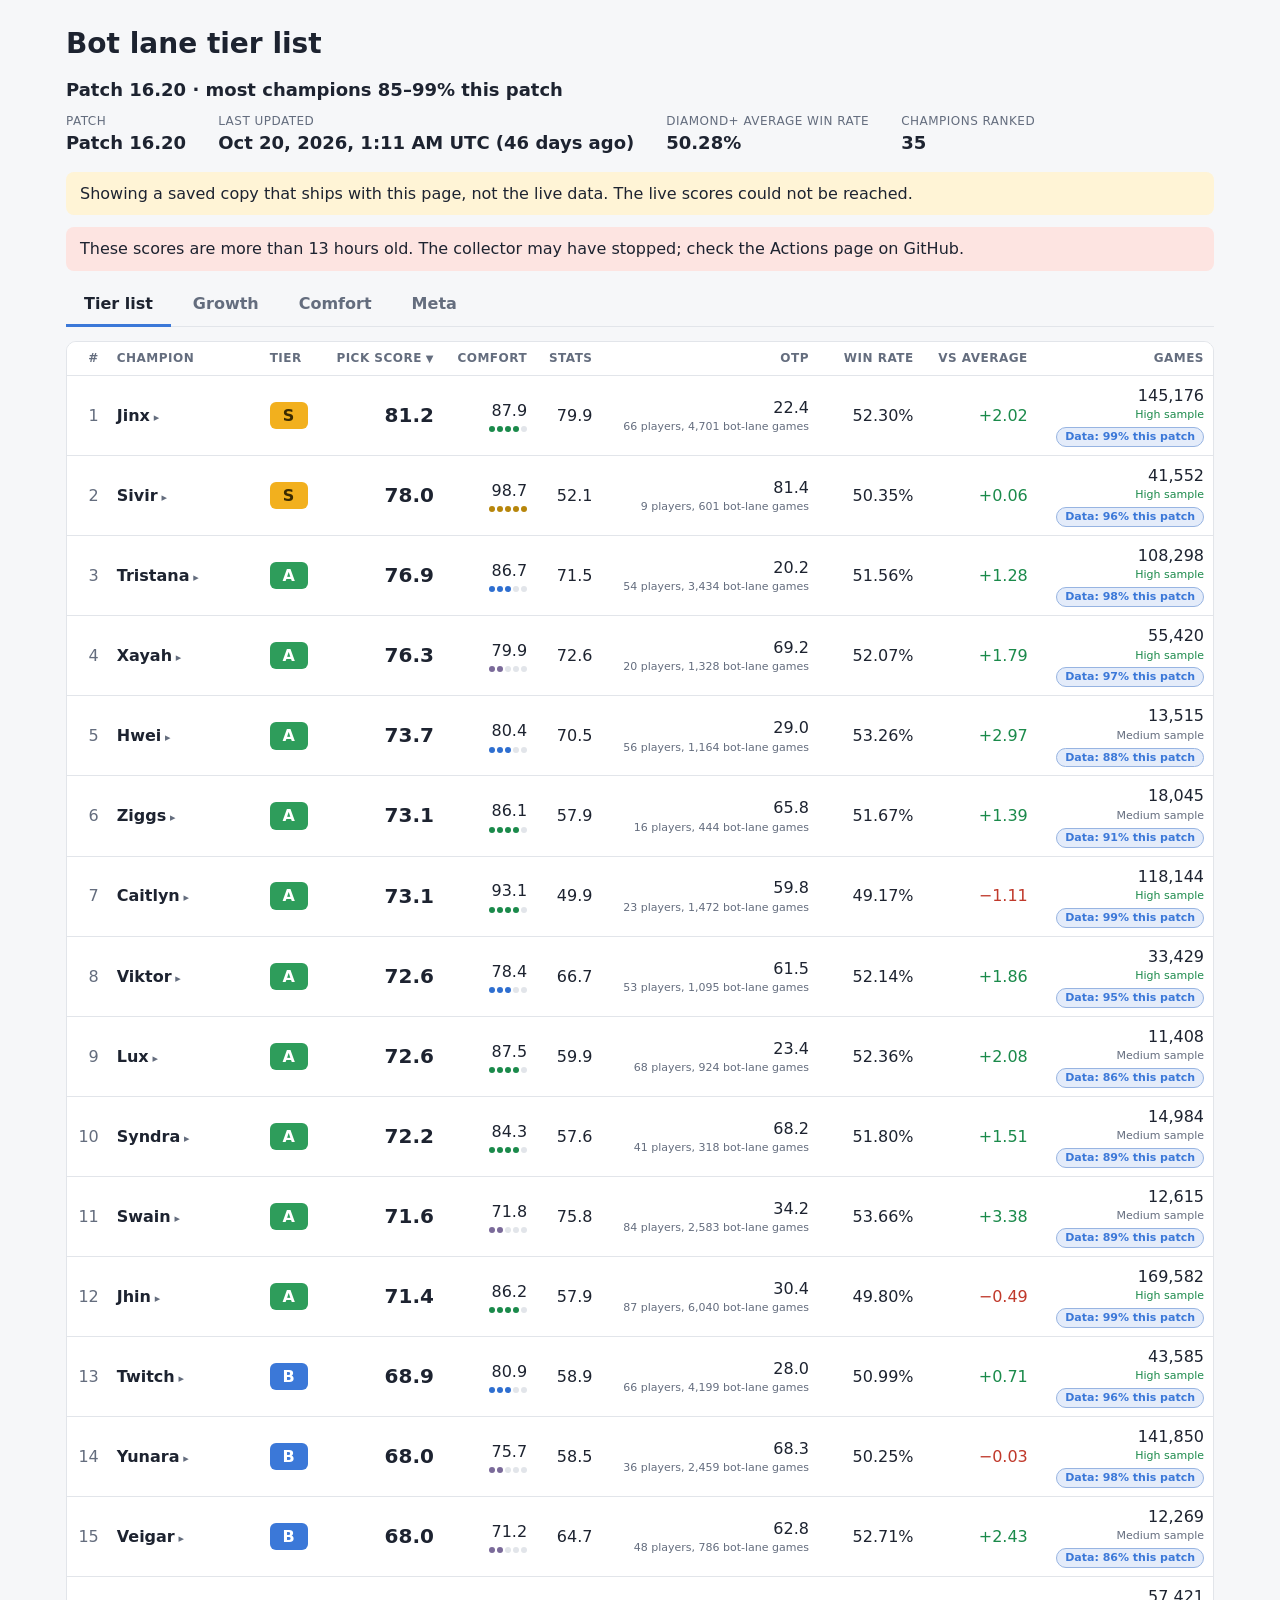
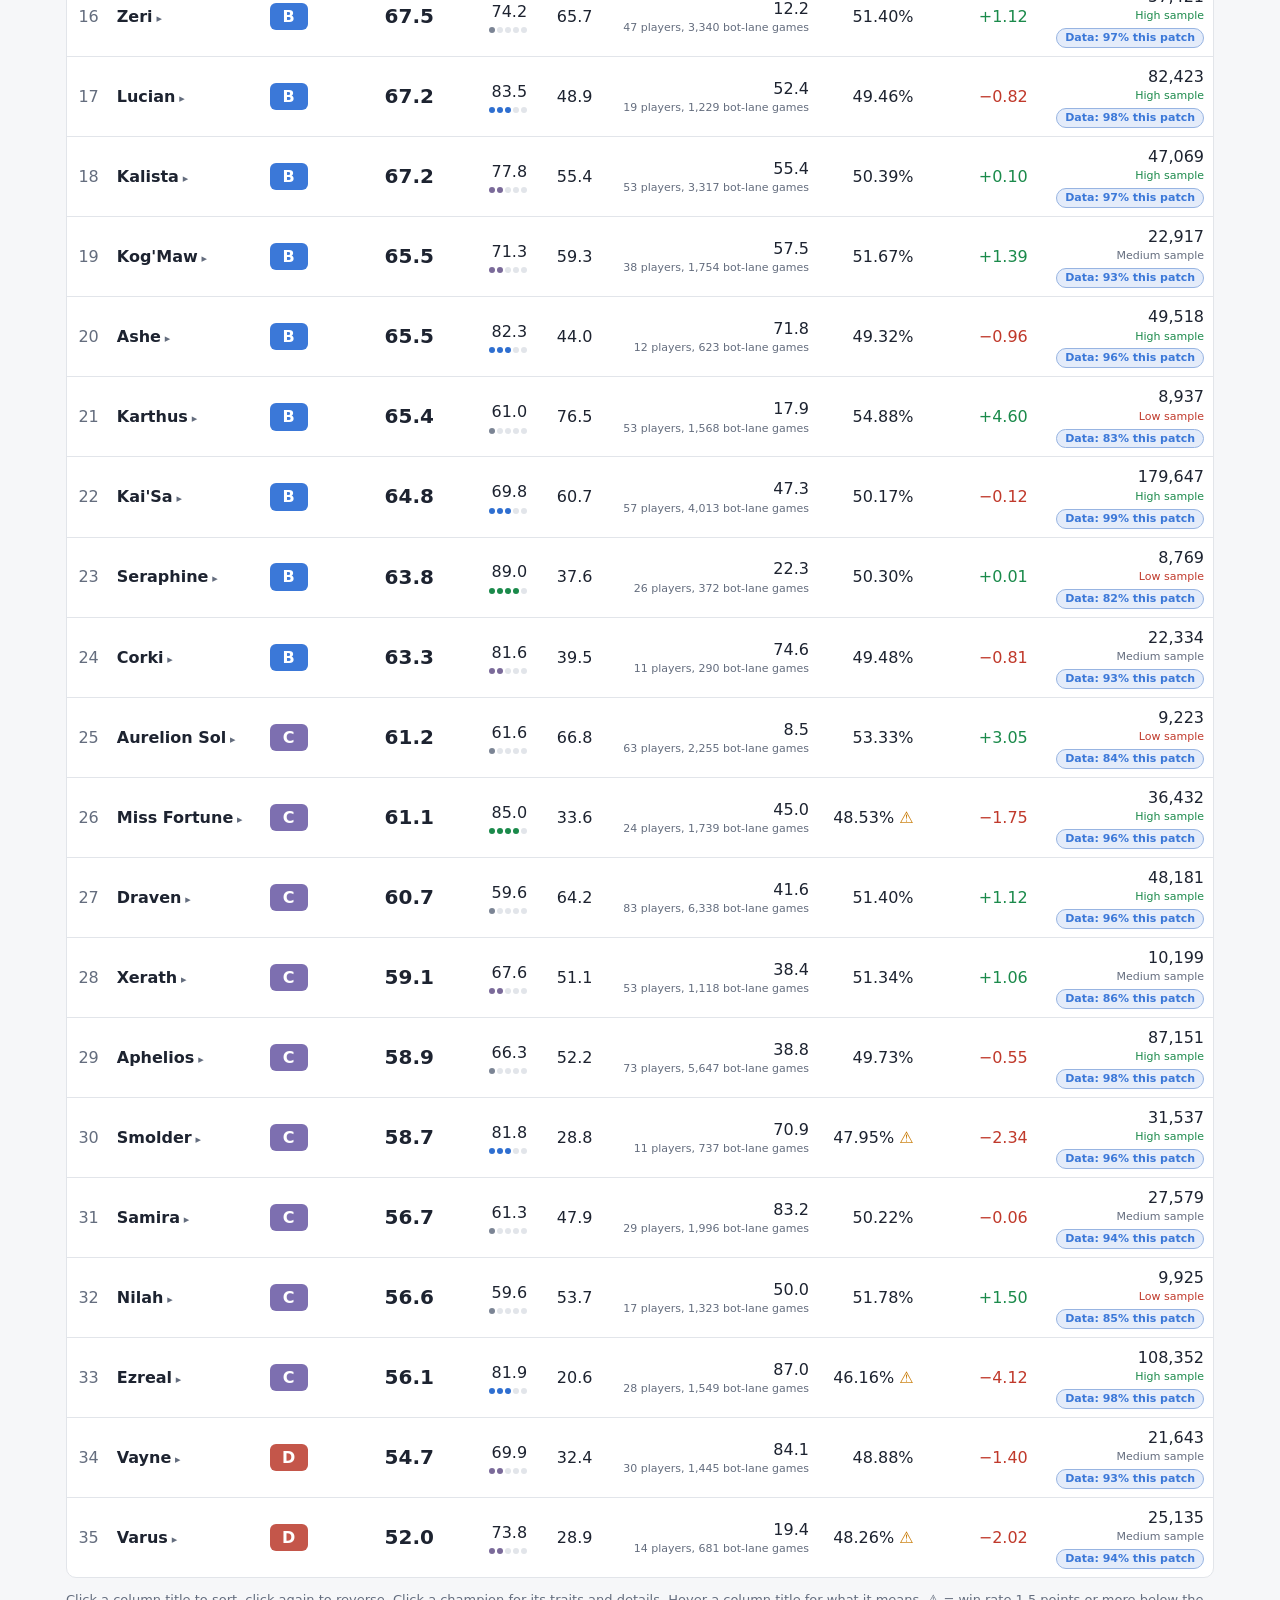
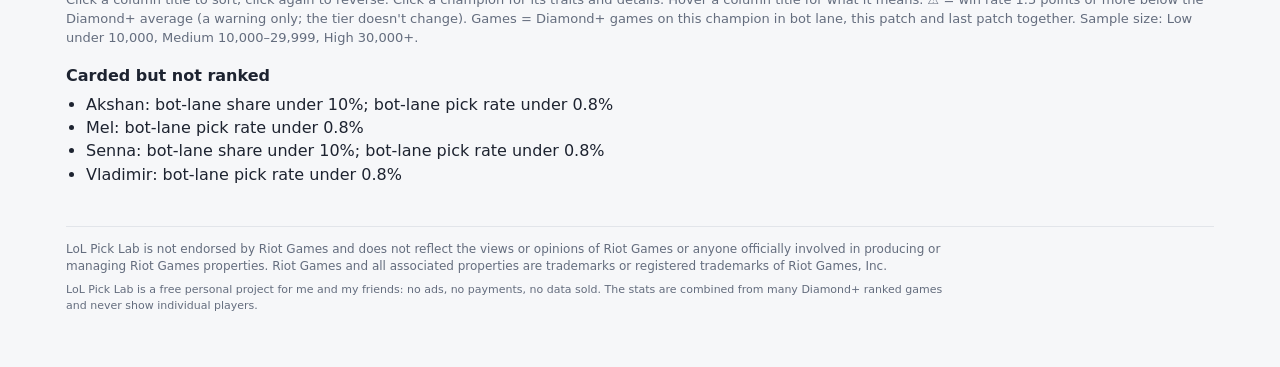
<file: site/index.html>
<!doctype html>
<html lang="en">
<head>
<meta charset="utf-8">
<meta name="viewport" content="width=device-width, initial-scale=1">
<title>LoL Pick Lab: Bot Lane Tier List</title>
<link rel="stylesheet" href="style.css">
</head>
<body>
<main>
  <header>
    <h1>Bot lane tier list</h1>
    <p id="patchmix" class="patchmix" data-tip-key="patch_mix">&hellip;</p>
    <dl class="facts">
      <div><dt>Patch</dt><dd id="patch">&hellip;</dd></div>
      <div><dt>Last updated</dt><dd id="updated">&hellip;</dd></div>
      <div><dt>Diamond+ average win rate</dt><dd id="average">&hellip;</dd></div>
      <div><dt>Champions ranked</dt><dd id="count">&hellip;</dd></div>
    </dl>
  </header>
  <div id="notices"><p id="notice" class="notice"></p></div>
  <p id="loading" class="notice">Loading the scores&hellip;</p>
  <div id="content" hidden>
    <div class="tabs" role="tablist" aria-label="Pages">
      <button type="button" role="tab" id="tabbtn-tier" data-tab="tier" data-tip-key="tab_tier" aria-selected="true" aria-controls="tab-tier">Tier list</button>
      <button type="button" role="tab" id="tabbtn-growth" data-tab="growth" data-tip-key="tab_growth" aria-selected="false" aria-controls="tab-growth">Growth</button>
      <button type="button" role="tab" id="tabbtn-comfort" data-tab="comfort" data-tip-key="tab_comfort" aria-selected="false" aria-controls="tab-comfort">Comfort</button>
      <button type="button" role="tab" id="tabbtn-meta" data-tab="meta" data-tip-key="tab_meta" aria-selected="false" aria-controls="tab-meta">Meta</button>
    </div>

    <section id="tab-tier" class="tabpanel" role="tabpanel" aria-labelledby="tabbtn-tier">
      <div class="tablewrap">
        <table id="tier-table">
          <thead>
            <tr>
              <th class="num" data-sort="rank">#</th>
              <th data-sort="champion">Champion</th>
              <th data-sort="tier">Tier</th>
              <th class="num" data-sort="pick_score">Pick Score</th>
              <th class="num" data-sort="comfort">Comfort</th>
              <th class="num" data-sort="stats">Stats</th>
              <th class="num" data-sort="otp">OTP</th>
              <th class="num" data-sort="win_rate">Win rate</th>
              <th class="num" data-sort="vs_average">vs average</th>
              <th class="num" data-sort="games">Games</th>
            </tr>
          </thead>
          <tbody></tbody>
        </table>
      </div>
      <p class="foot">Click a column title to sort, click again to reverse. Click a champion for its traits and details.
        Hover a column title for what it means.
        &#9888; = win rate 1.5 points or more below the Diamond+ average (a warning only; the tier doesn't change).
        Games = Diamond+ games on this champion in bot lane, this patch and last patch together.
        Sample size: Low under 10,000, Medium 10,000&ndash;29,999, High 30,000+.</p>
      <section id="notranked" hidden>
        <h2>Carded but not ranked</h2>
        <ul id="notranked-list"></ul>
      </section>
    </section>

    <section id="tab-meta" class="tabpanel" role="tabpanel" aria-labelledby="tabbtn-meta" hidden>
      <p class="intro">Every champion that passes the 4 filters, ranked by Meta Score: the data alone, with no card and no Comfort.</p>
      <div class="tablewrap">
        <table id="meta-table">
          <thead>
            <tr>
              <th class="num" data-sort="meta_rank">#</th>
              <th data-sort="m_champion">Champion</th>
              <th class="num" data-sort="meta_score">Meta Score</th>
              <th class="num" data-sort="wr_points">Win rate pts</th>
              <th class="num" data-sort="pr_points">Pick rate pts</th>
              <th class="num" data-sort="win_rate">Win rate</th>
              <th class="num" data-sort="vs_average">vs average</th>
              <th class="num" data-sort="pick_rate">Pick rate</th>
              <th class="num" data-sort="games">Games</th>
            </tr>
          </thead>
          <tbody></tbody>
        </table>
      </div>
      <h2 class="sectionhead" data-tip-key="needs_card">Needs a card</h2>
      <p class="intro">Champions that pass the filters but have no card yet, best Meta Score first. They get a Pick Score once a card is made.</p>
      <div class="tablewrap" id="needs-wrap">
        <table id="needs-table">
          <thead>
            <tr>
              <th class="num" data-sort="meta_rank">#</th>
              <th data-sort="m_champion">Champion</th>
              <th class="num" data-sort="meta_score">Meta Score</th>
              <th class="num" data-sort="win_rate">Win rate</th>
              <th class="num" data-sort="pick_rate">Pick rate</th>
              <th class="num" data-sort="games">Games</th>
            </tr>
          </thead>
          <tbody></tbody>
        </table>
      </div>
      <p id="needs-empty" class="intro" hidden>Every champion that passes the filters has a card right now.</p>
    </section>

    <section id="tab-comfort" class="tabpanel" role="tabpanel" aria-labelledby="tabbtn-comfort" hidden>
      <p id="mastery-review" class="notice quiet" data-tip-key="mastery_review" tabindex="0"></p>
      <p class="intro">How each Comfort number is built, one row per carded champion. View only here: use the button to change a card (a password is asked there).
        Comfort = 40% type points + 60% mastery points + kit + difficulty + range (+ flexibility), capped at 100.
        <a class="editbtn" id="edit-cards" href="/admin" target="_blank" rel="noopener nofollow">Edit cards</a></p>
      <div class="tablewrap">
        <table id="comfort-table">
          <thead>
            <tr>
              <th data-sort="c_champion">Champion</th>
              <th class="num" data-sort="c_comfort">Comfort</th>
              <th data-sort="trait_score">Trait score &amp; traits</th>
              <th data-sort="c_mastery">Mastery</th>
              <th class="detail-col" data-sort="main_type">Main type</th>
              <th class="detail-col" data-sort="secondary_type">Secondary type</th>
              <th class="detail-col num" data-sort="type_points">Type pts</th>
              <th class="detail-col num" data-sort="mastery_pts">Mastery pts</th>
              <th class="detail-col num" data-sort="base">Base</th>
              <th class="detail-col num" data-sort="kit_adj">Kit adj.</th>
              <th class="detail-col num" data-sort="difficulty">Difficulty</th>
              <th class="detail-col num" data-sort="diff_adj">Diff. adj.</th>
              <th class="detail-col num" data-sort="range_adj">Range adj.</th>
              <th class="detail-col num" data-sort="flex">Flexibility</th>
            </tr>
          </thead>
          <tbody></tbody>
        </table>
      </div>
    </section>

    <section id="tab-growth" class="tabpanel" role="tabpanel" aria-labelledby="tabbtn-growth" hidden>
      <section class="utopy">
        <h2 class="sectionhead" data-tip-key="utopy">Utopy table: if I mained everyone</h2>
        <p class="intro">What each champion's Pick Score would be at every mastery level, by this model. Information only</p>
        <p class="legend" id="utopy-legend">
          <span class="legendtitle">Tier</span>
          <span class="tier tier-S" data-tip-key="tier_S">S</span><span class="tier tier-A" data-tip-key="tier_A">A</span><span class="tier tier-B" data-tip-key="tier_B">B</span><span class="tier tier-C" data-tip-key="tier_C">C</span><span class="tier tier-D" data-tip-key="tier_D">D</span>
          <span class="legendnote"><span class="utopy-mark">now</span> your level now &nbsp; <span class="utopy-up">&uarr;</span> beats your #3 pick</span>
        </p>
        <div class="tablewrap" id="utopy-wrap">
          <table id="utopy-table">
            <thead>
              <tr>
                <th class="u-champ" data-sort="u_champion">Champion</th>
                <th class="num u-score" data-sort="u_never_played">Never</th>
                <th class="num u-score" data-sort="u_below_average">Below avg</th>
                <th class="num u-score" data-sort="u_average">Avg</th>
                <th class="num u-score" data-sort="u_good">Good</th>
                <th class="num u-score" data-sort="u_main">Main</th>
                <th class="u-skill" data-sort="u_skill">Skill pays off?</th>
              </tr>
            </thead>
            <tbody></tbody>
          </table>
        </div>
        <p id="utopy-old" class="notice warn" hidden>This scores file is from before this table existed; it appears after the next collector run.</p>
        <p id="utopy-basis" class="intro"></p>
      </section>
    </section>
  </div>
  <footer id="site-footer" class="sitefooter">
    <p id="legal-notice">LoL Pick Lab is not endorsed by Riot Games and does not reflect the views or opinions of Riot Games or anyone officially involved in producing or managing Riot Games properties. Riot Games and all associated properties are trademarks or registered trademarks of Riot Games, Inc.</p>
    <p id="about-line" class="about">LoL Pick Lab is a free personal project for me and my friends: no ads, no payments, no data sold. The stats are combined from many Diamond+ ranked games and never show individual players.</p>
  </footer>
<div id="tip" role="tooltip" hidden></div>
</main>
<script src="settings.js"></script>
<script src="format.js"></script>
<script src="help.js"></script>
<script src="app.js"></script>
</body>
</html>
</file>
<file: site/style.css>
:root {
  --bg: #f6f7f9; --card: #ffffff; --text: #1d2330; --muted: #646d7e; --line: #e2e5ea;
  --up: #1b8a4b; --down: #c0392b;
  --S: #f2b01e; --S-text: #3a2a00; --A: #2e9d5b; --B: #3b78d8; --C: #7d6fb0; --D: #c4564a;
  --warn-bg: #fff4d6; --bad-bg: #fde4e1;
  --m-main: #b7860b; --m-good: #1b8a4b; --m-average: #2f6fd0; --m-below: #7a6a99; --m-never: #7b8494;
}
@media (prefers-color-scheme: dark) {
  :root {
    --bg: #14171d; --card: #1c2029; --text: #e8ebf1; --muted: #9aa3b4; --line: #2c3240;
    --up: #4fc283; --down: #f0786b; --warn-bg: #43380f; --bad-bg: #4a1f1b;
    --m-main: #f2b01e; --m-good: #4fc283; --m-average: #6fa3f0; --m-below: #a597c9; --m-never: #8b94a5;
  }
}
* { box-sizing: border-box; }
body { margin: 0; background: var(--bg); color: var(--text);
  font: 16px/1.45 system-ui, -apple-system, "Segoe UI", Roboto, sans-serif; }
main { max-width: 1180px; margin: 0 auto; padding: 24px 16px 48px; }
h1 { margin: 0 0 12px; font-size: 28px; }
.facts { display: flex; flex-wrap: wrap; gap: 8px 32px; margin: 0 0 16px; }
.facts div { min-width: 120px; }
.facts dt { font-size: 12px; text-transform: uppercase; letter-spacing: .04em; color: var(--muted); }
.facts dd { margin: 0; font-size: 18px; font-weight: 600; }
.notice { margin: 0 0 12px; }
.notice:empty { display: none; }
.notice.warn, .notice.bad { padding: 10px 14px; border-radius: 8px; }
.notice.warn { background: var(--warn-bg); }
.notice.bad { background: var(--bad-bg); }
.notice.quiet { color: var(--muted); font-size: 14px; cursor: help; }
#mastery-review.warn, #mastery-review.bad { font-size: 14px; font-weight: 600; cursor: help; }
.tablewrap { overflow-x: auto; background: var(--card); border: 1px solid var(--line); border-radius: 10px; }
table { width: 100%; border-collapse: collapse; }
th, td { padding: 8px 9px; text-align: left; white-space: nowrap; }
th { font-size: 12px; text-transform: uppercase; letter-spacing: .04em; color: var(--muted);
  border-bottom: 1px solid var(--line); background: var(--card); position: sticky; top: 0; }
tbody tr + tr td { border-top: 1px solid var(--line); }
tbody tr:hover { background: color-mix(in srgb, var(--text) 5%, transparent); }
.num { text-align: right; font-variant-numeric: tabular-nums; }
.rank { color: var(--muted); }
.champ { font-weight: 600; }
.score { font-size: 20px; font-weight: 800; }
.up { color: var(--up); } .down { color: var(--down); }
.tier { display: inline-block; min-width: 38px; padding: 2px 10px; border-radius: 6px; text-align: center;
  font-weight: 800; color: #fff; }
.tier-S { background: var(--S); color: var(--S-text); } .tier-A { background: var(--A); }
.tier-B { background: var(--B); } .tier-C { background: var(--C); } .tier-D { background: var(--D); }
.foot { color: var(--muted); font-size: 13px; }
th[data-sort] { cursor: pointer; user-select: none; }
th[data-sort]:hover { color: var(--text); }
th[aria-sort="ascending"]::after { content: " \25B2"; font-size: 10px; }
th[aria-sort="descending"]::after { content: " \25BC"; font-size: 10px; }
.champbtn { all: unset; cursor: pointer; font-weight: 600; }
.champbtn:hover, .champbtn:focus-visible { text-decoration: underline; }
.champbtn::after { content: " \25B8"; color: var(--muted); font-size: 11px; }
.champbtn[aria-expanded="true"]::after { content: " \25BE"; }
.mastery { display: flex; justify-content: flex-end; gap: 2px; margin-top: 4px; cursor: help; }
.mastery i { width: 6px; height: 6px; border-radius: 50%; background: var(--line); }
.mastery i.on { background: currentColor; }
.mastery-main { color: var(--m-main); } .mastery-good { color: var(--m-good); }
.mastery-average { color: var(--m-average); } .mastery-below_average { color: var(--m-below); }
.mastery-never_played { color: var(--m-never); }
.sub { display: block; white-space: normal; min-width: 70px; font-size: 11px; font-weight: 400; color: var(--muted); }
.warnsign { color: #c77800; cursor: help; }
.sample-Low { color: var(--down); } .sample-Medium { color: var(--muted); } .sample-High { color: var(--up); }
tr.detail td { white-space: normal; background: color-mix(in srgb, var(--text) 3%, transparent); padding: 12px 16px 16px; }
.detailgrid { display: flex; flex-wrap: wrap; gap: 14px 40px; }
.detailgrid h3 { margin: 0 0 6px; font-size: 12px; text-transform: uppercase; letter-spacing: .04em; color: var(--muted); }
.detailgrid p { margin: 0 0 3px; }
.traits { display: flex; flex-wrap: wrap; gap: 6px; max-width: 520px; }
.trait { padding: 2px 9px; border-radius: 6px; font-size: 12px; border: 1px solid var(--line); background: var(--card); }
.trait b { font-weight: 700; }
.trait-low { opacity: .7; }
.trait-mid { border-color: color-mix(in srgb, var(--B) 55%, var(--line)); }
.trait-high { border-color: var(--B); background: color-mix(in srgb, var(--B) 14%, var(--card)); }
#notranked h2 { font-size: 16px; margin: 16px 0 6px; }
#notranked ul { margin: 0; padding-left: 20px; }
.tabs { display: flex; flex-wrap: wrap; gap: 4px; margin: 0 0 14px; border-bottom: 1px solid var(--line); }
.tabs button { all: unset; cursor: pointer; padding: 9px 18px; font-weight: 600; color: var(--muted);
  border-bottom: 3px solid transparent; margin-bottom: -1px; }
.tabs button:hover { color: var(--text); }
.tabs button:focus-visible { outline: 2px solid var(--B); outline-offset: -2px; border-radius: 6px; }
.tabs button[aria-selected="true"] { color: var(--text); border-bottom-color: var(--B); }
.tabpanel[hidden] { display: none; }
.intro { margin: 0 0 10px; color: var(--muted); font-size: 14px; max-width: 900px; }
.sectionhead { font-size: 18px; margin: 26px 0 4px; display: inline-block; cursor: help; }
#tip { position: fixed; z-index: 50; max-width: 340px; padding: 8px 11px; border-radius: 8px; font-size: 13px; line-height: 1.4;
  background: #1d2330; color: #f2f4f8; box-shadow: 0 4px 16px rgba(0, 0, 0, .3); pointer-events: none; white-space: normal; }
#tip[hidden] { display: none; }
@media (prefers-color-scheme: dark) { #tip { background: #e8ebf1; color: #1d2330; } }
th[data-tip], [data-tip] { cursor: help; }
th[data-sort][data-tip] { cursor: pointer; }
.nocard { display: inline-block; margin-left: 8px; padding: 1px 8px; border-radius: 10px; font-size: 11px; font-weight: 600;
  color: var(--muted); border: 1px dashed var(--muted); }
.kind { display: inline-block; padding: 2px 9px; border-radius: 6px; font-size: 12px; font-weight: 700; border: 1px solid var(--line); }
.kind-up { color: var(--B); border-color: var(--B); } .kind-new { color: var(--A); border-color: var(--A); }
.tipline { width: 300px; margin-top: 2px; font-weight: 400; }
td.skill { white-space: normal; min-width: 240px; max-width: 360px; font-size: 13px; }
.mastery-text { font-weight: 600; }
.mastery-text.mastery-main { color: var(--m-main); } .mastery-text.mastery-good { color: var(--m-good); }
.mastery-text.mastery-average { color: var(--m-average); } .mastery-text.mastery-below_average { color: var(--m-below); }
.mastery-text.mastery-never_played { color: var(--m-never); }
.patchmix { margin: 0 0 10px; font-size: 18px; font-weight: 600; cursor: help; display: inline-block; }
.chip { display: inline-block; margin-top: 3px; padding: 1px 8px; border-radius: 10px; font-size: 11px; font-weight: 700; white-space: nowrap;
  color: var(--B); background: color-mix(in srgb, var(--B) 14%, var(--card)); border: 1px solid color-mix(in srgb, var(--B) 45%, var(--line)); }
.box { display: inline-block; min-width: 64px; padding: 5px 12px; border-radius: 8px; text-align: center; font-size: 20px; font-weight: 800;
  font-variant-numeric: tabular-nums; }
:root { --p2: #1b8a4b; --p2t: #fff; --p1: #bfe6cf; --p1t: #0f4a29; --n0: #e6e9ee; --n0t: #3a4252; --n1: #f6c9c3; --n1t: #7a1f14; --n2: #c0392b; --n2t: #fff; }
@media (prefers-color-scheme: dark) { :root { --p2: #2e9d5b; --p1: #1f4a35; --p1t: #bfe6cf; --n0: #2c3240; --n0t: #c8cfdc; --n1: #5a2a25; --n1t: #f6c9c3; --n2: #c4564a; } }
.box-p2 { background: var(--p2); color: var(--p2t); } .box-p1 { background: var(--p1); color: var(--p1t); }
.box-0 { background: var(--n0); color: var(--n0t); }
.box-n1 { background: var(--n1); color: var(--n1t); } .box-n2 { background: var(--n2); color: var(--n2t); }
th.detail-col, td.detail-col { font-size: 12px; color: var(--muted); font-weight: 400; }
td.traitcell { white-space: normal; min-width: 240px; max-width: 340px; }
.traitscore { font-size: 16px; margin-right: 8px; vertical-align: top; }
.traits.compact { display: inline-flex; gap: 3px; max-width: 300px; vertical-align: top; }
.traits.compact .trait { padding: 0 6px; font-size: 11px; }
#tab-growth .sectionhead { display: block; }
@media (max-width: 700px) { h1 { font-size: 22px; } th, td { padding: 8px 8px; } .score { font-size: 17px; } }

/* Utopy picks: the last, quieter table on the Growth tab */
.utopy { margin-top: 8px; opacity: .85; }
.utopy .sectionhead { font-size: 15px; margin-top: 30px; margin-bottom: 0; }
.utopy table { font-size: 13px; }

/* Footer: the Riot legal notice, visible under every tab */
.sitefooter { margin-top: 40px; padding-top: 14px; border-top: 1px solid var(--line); color: var(--muted); font-size: 12px; }
.sitefooter p { margin: 0 0 6px; max-width: 900px; }
.sitefooter .about { font-size: 11px; }

/* Utopy table (v1.3, v1.4) */
#utopy-wrap { overflow-x: auto; }
#utopy-table { table-layout: fixed; min-width: 760px; }
#utopy-table .u-champ { width: 215px; }
#utopy-table .u-score { width: 76px; text-align: center; }
#utopy-table .u-skill { width: 250px; }
.utopy-cell { position: relative; text-align: center; padding-left: 4px; padding-right: 4px; }
.utopy-cell .tier { min-width: 3.4em; display: inline-block; text-align: center; }
/* Your level now: a two-tone ring (dark inside, white outside) that shows on every tier color. */
.utopy-now { box-shadow: 0 0 0 2px #14161a, 0 0 0 4px #ffffff; font-weight: 800; }
.utopy-up { position: absolute; top: 2px; right: 3px; font-size: 13px; font-weight: 800; color: var(--up); cursor: help; line-height: 1; }
.utopy-meta { display: block; white-space: normal; font-size: 11px; line-height: 1.7; }
.utopy-meta .chip { margin-top: 0; }
.skill-pos { color: var(--up); } .skill-neg { color: var(--down); }
.skill-rest { font-size: 11px; color: var(--muted); font-weight: 400; }
.utopy-grey, .utopy-grey td { color: var(--muted); background: transparent; }
.legend { display: flex; align-items: center; flex-wrap: wrap; gap: 6px; margin: 6px 0 10px; font-size: 12px; color: var(--muted); }
.legend .tier { min-width: 28px; padding: 1px 8px; cursor: help; }
.legendtitle { margin-right: 2px; text-transform: uppercase; letter-spacing: .04em; font-size: 11px; }
.legendnote { margin-left: 12px; }
.utopy-mark { display: inline-block; padding: 0 6px; border-radius: 4px; background: var(--line); color: var(--text); box-shadow: 0 0 0 1px #14161a, 0 0 0 2px #fff; font-weight: 700; }
.legendnote .utopy-up { position: static; display: inline; margin-right: 2px; }

/* v1.4 tweaks: bigger champion names in the Utopy table, smaller labels under them; the Edit cards button */
#utopy-table td.u-champ { font-size: 16px; font-weight: 700; }
#utopy-table td.u-champ .sub, #utopy-table td.u-champ .utopy-meta { font-size: 10px; font-weight: 400; }
#utopy-table td.u-champ .chip { font-size: 10px; padding: 0 6px; }
.editbtn { display: inline-block; margin-left: 8px; padding: 2px 10px; border: 1px solid var(--line); border-radius: 6px;
  font-size: 12px; font-weight: 600; color: var(--text); text-decoration: none; background: var(--card); white-space: nowrap; }
.editbtn:hover { border-color: var(--muted); }
</file>
